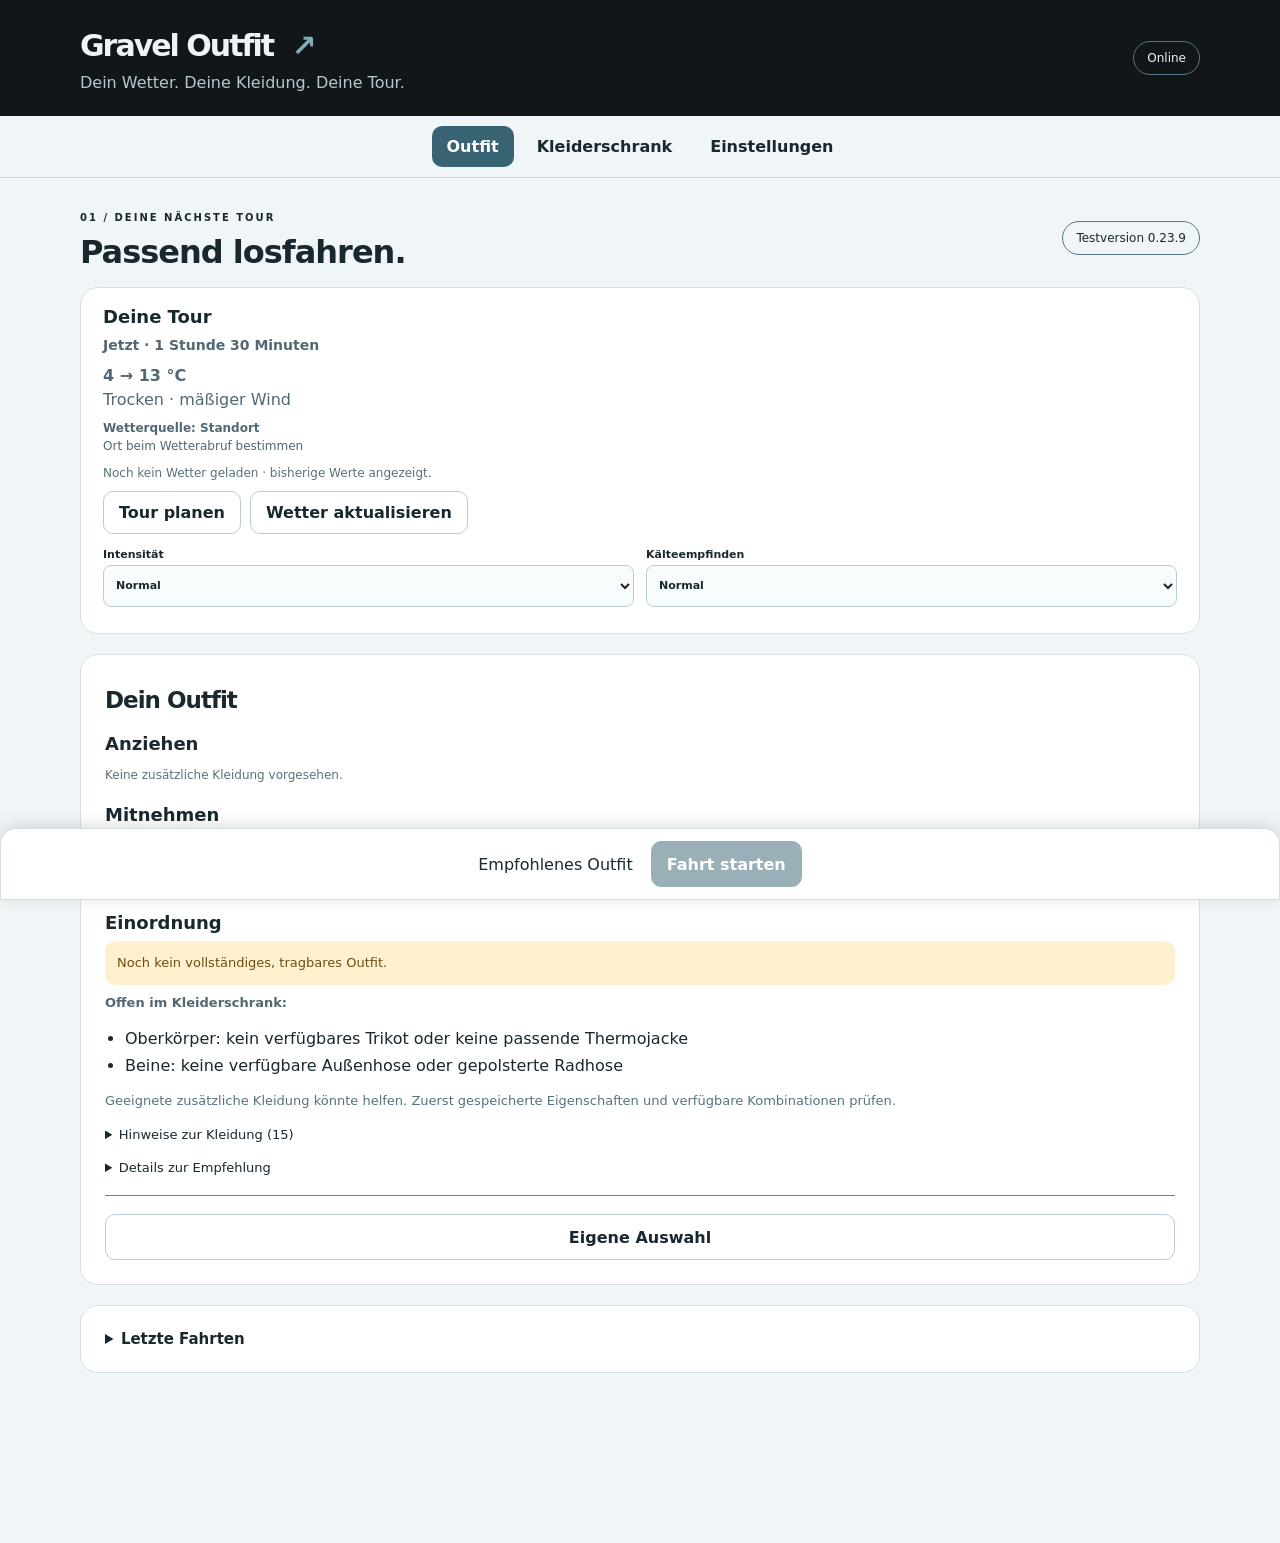
<file: index.html>
<!doctype html>
<html lang="de"><head><meta charset="utf-8"><meta name="viewport" content="width=device-width,initial-scale=1,viewport-fit=cover"><meta name="theme-color" content="#111719"><title>Gravel Outfit</title><link rel="manifest" href="./manifest.webmanifest"><link rel="icon" type="image/png" href="./icon-192.png"><link rel="apple-touch-icon" sizes="180x180" href="./icon-180.png"><link rel="stylesheet" href="./style.css?v=0.23.9"><script defer="" src="./excel-rules.js?v=0.23.9"></script><script defer="" src="./weather.js?v=0.23.9"></script><script defer="" src="./route.js?v=0.23.9"></script><script defer="" src="./planning.js?v=0.23.9"></script><script defer="" src="./personal.js?v=0.23.9"></script><script defer="" src="./history-weather.js?v=0.23.9"></script><script defer="" src="./history-ui.js?v=0.23.9"></script><script defer="" src="./season-learning.js?v=0.23.9"></script><script defer="" src="./tour-rules.js?v=0.23.9"></script><script defer="" src="./core.js?v=0.23.9"></script><script defer="" src="./ui-planning.js?v=0.23.9"></script><script defer="" src="./app.js?v=0.23.9"></script></head>
<body><header><div><span class="eyebrow">READY FOR THE NEXT RIDE</span><h1>Gravel Outfit<span>↗</span></h1><p>Dein Wetter. Deine Kleidung. Deine Tour.</p></div><span id="connection" role="status">Verbindung wird geprüft …</span></header>
<nav aria-label="Hauptnavigation"><button data-tab="outfit" aria-current="page">Outfit</button><button data-tab="wardrobe">Kleiderschrank</button><button data-tab="settings">Einstellungen</button></nav>
<main><p id="message" role="status" aria-live="polite"></p><section id="outfit"><div class="heading"><div><span class="eyebrow">01 / DEINE NÄCHSTE TOUR</span><h2>Passend losfahren.</h2></div><span class="badge">Testversion 0.23.9</span></div><div id="outfit-overview"><div id="tour-summary" class="panel"></div></div><div class="layout outfit-layout"><form id="weather" class="panel" hidden=""><div class="heading"><h3 tabindex="-1" id="planning-title">Tour planen</h3><button type="button" id="planning-back">Zurück</button></div><input type="hidden" id="weather-source" value="device"><section id="laundry-notice" class="note" aria-labelledby="laundry-title" hidden><strong id="laundry-title">Sind diese Teile wieder verfügbar?</strong><p>Die 48 Stunden sind vorbei. Prüfe kurz, was du schon wieder tragen kannst.</p><div id="laundry-items"></div></section><p id="laundry-plan-status" role="status"></p><div class="planning-options" role="group" aria-label="Tourplanung"><button type="button" id="choose-route" aria-pressed="false">GPX-Planung</button><button type="button" id="choose-manual" aria-pressed="false">Manuelles Wetter</button></div><p id="weather-source-info" class="muted"></p><button type="button" id="choose-device" class="text-button" hidden="">Aktueller Standort</button><div id="source-panels"><div id="route-controls" class="route-controls"><label class="file">Komoot-GPX-Datei auswählen<input id="route-file" type="file" accept=".gpx,application/gpx+xml,application/xml,text/xml"></label><details><summary>Hinweis</summary><p>Die GPX-Strecke wird lokal gespeichert. Beim Wetterabruf werden bis zu zwölf gerundete Streckenpunkte an Open-Meteo übertragen. Ein Komoot-Login ist nicht nötig.</p></details><div id="route-info"></div><button type="button" id="route-remove" hidden="">GPX-Strecke entfernen</button></div><details id="manual-weather" hidden=""><summary>Manuelles Wetter</summary><p>Start- und Endtemperatur, Wind und Regen selbst festlegen. Diese Werte ersetzen die automatische Prognose nach dem Übernehmen. Für Wind und Regen die stärksten erwarteten Bedingungen der Tour wählen. Ein zwischenzeitlicher Temperaturverlauf wird dabei nicht automatisch ergänzt.</p><div class="grid temperature-grid tour-temperatures"><label for="weather-startTemp">Außentemperatur Tourstart <output id="weather-startTemp-value" for="weather-startTemp">4 °C</output><input id="weather-startTemp" aria-label="Außentemperatur Tourstart" aria-describedby="weather-startTemp-value" name="startTemp" type="range" min="-10" max="40" step="1" value="4"><span class="range-scale"><span>−10 °C</span><span>+40 °C</span></span></label><label for="weather-endTemp">Außentemperatur Tourende <output id="weather-endTemp-value" for="weather-endTemp">13 °C</output><input id="weather-endTemp" aria-label="Außentemperatur Tourende" aria-describedby="weather-endTemp-value" name="endTemp" type="range" min="-10" max="40" step="1" value="13"><span class="range-scale"><span>−10 °C</span><span>+40 °C</span></span></label></div><label>Wind<select name="wind"><option value="0">Schwach · bis 15 km/h</option><option value="1">Mäßig · 16–30 km/h</option><option value="2">Stark · über 30 km/h</option></select></label><label>Niederschlag<select name="rain"><option value="0">Trocken</option><option value="1">Schauer</option><option value="2">Dauerregen</option></select></label><label><input name="fog" type="checkbox"> Nebel erwartet</label><label>Lichtverhältnisse<select name="light"><option value="auto">Aus Wetterdaten, falls verfügbar</option><option value="day">Tageslicht</option><option value="twilight">Dämmerung</option><option value="night">Dunkelheit</option></select></label><button type="submit" id="manual-apply" class="primary" hidden="">Manuelle Wetterwerte übernehmen</button></details></div><section class="tour-schedule" aria-label="Startzeit und Dauer"><label>Startzeit<select id="forecast-mode"><option value="now">Jetzt</option><option value="planned">Planen</option></select></label><div id="forecast-date-label" hidden=""><label>Datum<input id="forecast-day" type="date"></label><label>Uhrzeit<select id="forecast-time" aria-label="Uhrzeit in 30-Minuten-Schritten"></select></label></div><input id="forecast-date" type="hidden"><label><span id="ride-duration-label">Dauer</span><select id="ride-minutes" required=""></select></label><div id="route-timing"><div id="route-plan" hidden=""><label>Streckenart<select id="route-kind"><option value="single">Durchgehende Tour</option><option value="outback">Hin- und Rückfahrt</option></select></label><details id="route-plan-hint"><summary>Hinweis zur GPX-Strecke</summary><p>Für Hin- und Rückfahrt muss die GPX-Datei die Hinfahrt beschreiben. Die Rückfahrt wird in umgekehrter Richtung berechnet.</p></details><div id="return-plan" hidden=""><label>Fahrtdauer Rückfahrt<select id="return-minutes"></select></label><label id="stay-label">Aufenthalt am Wendepunkt<select id="stay-minutes"></select></label><div id="return-clock" hidden><label>Datum Rückfahrt<input id="return-day" type="date"></label><label>Antritt Rückweg<select id="return-time" aria-label="Rückfahrtzeit in 30-Minuten-Schritten"></select></label></div><details><summary>Hinweis</summary><p>Der Aufenthalt verschiebt die Rückfahrt. Sein Wetter wird ebenfalls berücksichtigt; die tatsächliche Auskühlung während einer Pause wird nicht individuell berechnet.</p></details></div></div></div><div id="plan-preview" role="status" aria-live="polite"></div></section><input name="effort" type="hidden" value="1"><input name="cold" type="hidden" value="1"><input name="duration" type="hidden" value="1"><div id="planning-optional"><details><summary>Optionale Schutzkleidung</summary><p class="muted">Automatisch lässt unnötige Zonen bei Wärme frei. „Keine …“ bleibt auch bei Kälte eine bewusste Auswahl; fehlender Schutz wird dann angezeigt.</p><label>Handschuhe<select name="opt-hands"><option value="auto">Automatisch</option><option value="none">Keine Handschuhe</option></select></label><label>Mütze<select name="opt-cap"><option value="auto">Automatisch</option><option value="none">Keine Mütze</option></select></label><label>Halstuch<select name="opt-buff"><option value="auto">Automatisch</option><option value="none">Kein Halstuch</option></select></label><label>Armlinge<select name="opt-arms"><option value="auto">Automatisch</option><option value="none">Keine Armlinge</option></select></label><label>Überschuhe<select name="opt-covers"><option value="auto">Automatisch</option><option value="none">Keine Überschuhe</option></select></label></details></div><details class="planning-details"><summary>Wetterdetails und Datenschutz</summary><p id="weather-privacy"></p><p id="forecast-location" role="status"></p><p id="forecast-timezone" class="muted"></p><div id="forecast-source"></div></details><button type="button" id="weather-auto" hidden="">Wetter laden</button><p id="forecast-status" role="status" aria-live="polite"></p><button type="button" id="planning-save" class="primary">Speichern</button></form><div id="outfit-results"><div id="recommendation" class="panel"></div><div id="ride" class="panel"></div></div></div><details id="ride-history" class="panel"><summary>Letzte Fahrten</summary><div id="rides"></div></details><div id="tour-bar" class="panel" aria-label="Toursteuerung"></div></section>
<section id="wardrobe" hidden=""><div class="heading"><div><span class="eyebrow">02 / DEINE AUSRÜSTUNG</span><h2>Bereit, wenn du es bist.</h2></div><button id="new" class="primary">+ Kleidungsstück</button></div><div class="toolbar"><label>Suche<input id="search" type="search" placeholder="Modell oder Art"></label><label>Ansicht<select id="filter"><option value="active">Aktiver Bestand</option><option value="available">Verfügbar</option><option value="laundry">In Wäsche</option><option value="unavailable">Nicht verfügbar</option><option value="archived">Archiv</option><option value="all">Alle</option></select></label></div><details class="panel"><summary>Meine Körpermaße</summary><form id="measurements"><div class="grid" id="measurement-fields"></div><button class="primary">Körpermaße speichern</button><p id="measurement-status" role="status"></p></form></details><label>Sortierung<select id="wardrobe-sort"><option value="zone">Körperzone und Schicht</option><option value="season">Saison</option></select></label><p id="count"></p><div id="items" class="wardrobe-list"></div></section>
<section id="settings" hidden=""><span class="eyebrow">03 / ALLES AUF DEINEM GERÄT</span><h2>Deine Daten bleiben bei dir.</h2><div class="panel"><h3>JSON-Datensicherung</h3><p>Bestand, Pflegehistorie, Wetter, Fahrten und gegebenenfalls die gespeicherte GPX-Strecke als Datei sichern. Ein Import ersetzt alle aktuellen Daten nach Bestätigung.</p><div class="actions"><button id="export" class="primary">Sicherung exportieren</button><label class="file">Sicherung importieren<input id="import" type="file" accept=".json,application/json"></label></div></div><div class="panel"><h3>Darstellung</h3><label>Farbmodus<select id="appearance"><option value="auto">Wie das Gerät</option><option value="light">Hell</option><option value="dark">Dunkel</option></select></label><h3>Offline &amp; Installation</h3><p id="offline">Offline-Speicher wird vorbereitet …</p><p>Einmal online vollständig öffnen. Danach funktioniert die App ohne Internet. Auf dem iPhone: Teilen → Zum Home-Bildschirm. In unterstützten Browsern: App installieren.</p><button id="install" hidden="">App installieren</button><button id="persist">Dauerhafte Speicherung anfragen</button><p id="storage"></p><p>Zur Anzeige des Ortsnamens werden beim Standortwetter gerundete Koordinaten an BigDataCloud gesendet. Keine Cloud-Synchronisierung. Browserdaten können gelöscht werden: regelmäßig eine Sicherung exportieren.</p></div><div class="panel"><h3>Richtwerte und Erfahrungen</h3><p>Grundlage: Radbekleidung_KI_2.xlsx, Stand 31.10.2026. Bestehende Kleidung und Erfahrungen bleiben erhalten. Aus Kategorien werden keine neuen Kleidungsstücke erzeugt.</p><label><input id="learning-enabled" type="checkbox"> Empfehlungen je Körperzone anhand neuer Fahrtrückmeldungen behutsam anpassen</label><p>Die Tabelle gibt die Grundkombination vor. Deine geänderten Temperaturbereiche und Erfahrungen passen sie an.</p><details><summary>Trainingsintensität</summary><p>Normal verwendet die neuen Richtwerte. Locker wird etwas wärmer, sportlich etwas leichter geplant. Deine Intensität bleibt bei den Fahrtrückmeldungen berücksichtigt. Die frühere Excel-Intensitätstabelle wird nicht mehr verwendet.</p></details><details><summary>Farben und Schutzschicht</summary><p>Grüne Kategorien sind laut neuer Tabelle vorhanden, rote Zielteile fehlen noch. Gelb kennzeichnet vorgesehene Ersatzkombinationen. Die Empfehlung verwendet ausschließlich deinen aktiven, verfügbaren Bestand. Nässeschutz gilt bei Regen in allen Temperaturstufen und kann über dem Toplayer getragen werden; Windschutz ersetzt keine Wärmeisolierung. Genau 0 °C verwendet die kältere der überlappenden Stufen.</p></details></div><div class="panel"><h3>Über diese Version</h3><p>Gravel Outfit 0.23.9 · HTML, CSS, JavaScript und IndexedDB. Empfehlungen bewerten verfügbare Schichtkombinationen. Wärme und Atmungsaktivität sind aus der Kleidungsfunktion abgeleitete Richtwerte. Neue Fahrtrückmeldungen passen bei aktivierter Lernfunktion die persönliche Temperatureinschätzung für jede Körperzone getrennt und schrittweise an. Die neue Tabelle ist die einzige Excel-Regelquelle. Persönliche Bereiche und Erfahrungen bleiben erhalten.</p></div></section></main>
<dialog id="editor"><form id="itemform"><div class="heading"><h2 id="editor-title">Kleidungsstück</h2><button type="button" id="close" aria-label="Schließen">✕</button></div><input name="id" type="hidden"><label>Hersteller<input name="manufacturer" maxlength="120" placeholder="Nicht hinterlegt"></label><label>Modell<input name="model" maxlength="160" required="" placeholder="Modell oder Bezeichnung"></label><label>Größe<select name="size"><option value="">Nicht angegeben</option><optgroup label="Buchstabengrößen"><option>M</option><option>L</option><option>XL</option><option>XXL</option></optgroup><optgroup label="Konfektionsgrößen"><option>44</option><option>46</option><option>48</option><option>50</option><option>52</option><option>54</option><option>56</option><option>58</option><option>60</option><option>62</option><option>64</option></optgroup><optgroup label="Schlanke Langgrößen"><option>90</option><option>94</option><option>98</option><option>102</option><option>106</option><option>110</option><option>114</option><option>118</option></optgroup></select></label><label>Saison<select name="season"><option value="">Automatisch aus deinem Temperaturbereich</option><option>Ganzjährig</option><option>Frühling</option><option>Sommer</option><option>Herbst</option><option>Winter</option></select></label><label>Bekleidungskategorie<select name="layer"></select></label><label>Art<select name="type"></select></label><label id="length-label">Ärmel- / Beinlänge<select name="length"></select></label><p id="length-hint" class="muted"></p><div class="grid temperature-grid"><label for="item-min">Dein Startbereich ab <output id="item-min-value" for="item-min">12 °C</output><input id="item-min" aria-label="Geeignet ab" aria-describedby="item-min-value" name="min" type="range" min="-25" max="50" step="1"><span class="range-scale"><span>−25 °C</span><span>50 °C</span></span></label><label for="item-max">Dein Startbereich bis <output id="item-max-value" for="item-max">35 °C</output><input id="item-max" aria-label="Geeignet bis" aria-describedby="item-max-value" name="max" type="range" min="-25" max="50" step="1"><span class="range-scale"><span>−25 °C</span><span>50 °C</span></span></label></div><div class="actions"><label><input name="wind" type="checkbox"> Winddicht</label><label><input name="rain" type="checkbox"> Wasserdicht</label><label><input name="waterRepellent" type="checkbox"> Wasserabweisend</label></div><p class="muted">Wasserabweisend schützt begrenzt vor Schauern. Wasserdicht ist eine eigene Eigenschaft für anhaltenden Regen.</p><div id="item-learning-range" class="note"></div><label id="visibility-label"><input name="visibilityPriority" type="checkbox"> Gute Sichtbarkeit bei Dämmerung, Dunkelheit und Nebel</label><label>Verfügbarkeit<select name="status"><option value="available">Verfügbar</option><option value="laundry">In Wäsche</option><option value="unavailable">Nicht verfügbar</option></select></label><p class="muted">Gespeicherte Temperatur-Zwischenwerte bleiben beim Bearbeiten anderer Angaben unverändert.</p><label>Notizen<textarea name="notes" maxlength="2000"></textarea></label><button class="primary">Speichern</button></form></dialog><dialog id="properties"><div class="heading"><h2 id="properties-title">Eigenschaften</h2><button id="properties-close" aria-label="Eigenschaften schließen">✕</button></div><div id="properties-content"></div><button id="properties-edit">Im Kleiderschrank bearbeiten</button></dialog><noscript>Bitte JavaScript aktivieren, um Gravel Outfit zu verwenden.</noscript></body></html>
</file>
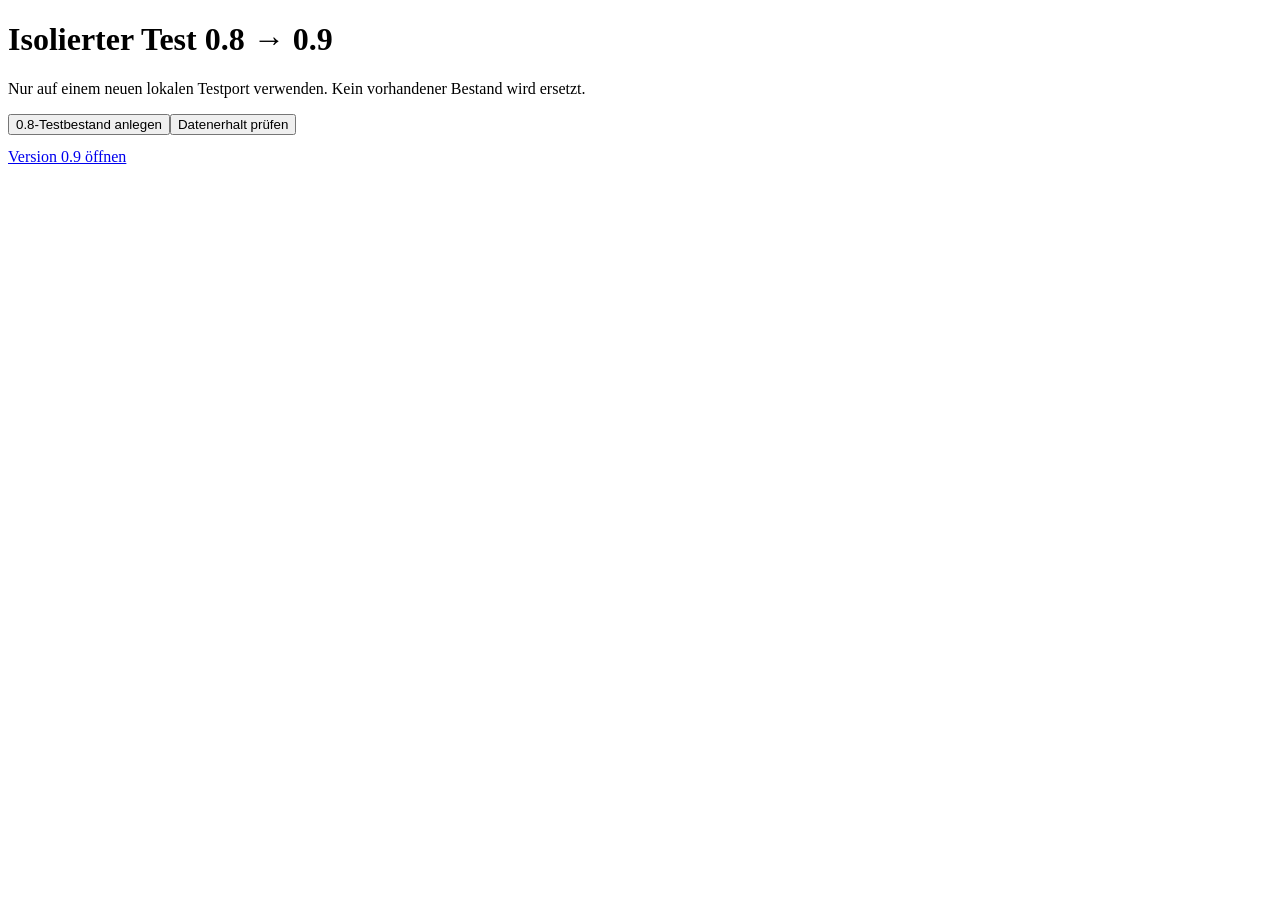
<file: tests/migration-fixture.html>
<!doctype html><html lang="de"><meta charset="utf-8"><title>Gravel Outfit Migrationstest</title><h1>Isolierter Test 0.8 → 0.9</h1><p>Nur auf einem neuen lokalen Testport verwenden. Kein vorhandener Bestand wird ersetzt.</p><button id="seed">0.8-Testbestand anlegen</button><button id="verify">Datenerhalt prüfen</button><pre id="result"></pre><a href="../">Version 0.9 öffnen</a><script>const old={"schemaVersion":6,"weather":{"min":11,"max":13,"wind":1,"rain":0,"effort":1,"duration":1,"cold":1,"legacyNote":"Einstellung erhalten","startTemp":11.5,"endTemp":-12.5},"items":[{"id":"1f956956-fcfa-493e-a13f-f9cfc8e6ffe0","name":"Trikot","type":"jersey","min":12,"max":35,"wind":false,"rain":false,"waterRepellent":false,"length":"short","status":"available","archived":false,"notes":"Bestehende Notiz","care":[{"at":"2026-10-29T00:00:00.000Z","action":"Gewaschen"}]},{"id":"2df537f5-c9c8-4ae0-80af-6562e91a2daf","name":"Armlinge","type":"arms","min":6,"max":20,"wind":false,"rain":false,"waterRepellent":false,"length":"unspecified","status":"available","archived":false,"notes":"","care":[]},{"id":"d373f517-18b2-4483-b014-da3e62bc961f","name":"Windweste","type":"vest","min":4,"max":22,"wind":true,"rain":false,"waterRepellent":false,"length":"sleeveless","status":"available","archived":false,"notes":"","care":[]},{"id":"7948a0b7-5acc-47ac-948d-1f5ab8d25c46","name":"Dünnes Baselayer","type":"base","min":0,"max":24,"wind":false,"rain":false,"waterRepellent":false,"length":"sleeveless","status":"available","archived":false,"notes":"","care":[]},{"id":"a03502b3-944b-403d-a5b2-fabd181bfd2e","name":"Helmmütze","type":"cap","min":-20,"max":12,"wind":true,"rain":false,"waterRepellent":false,"length":"unspecified","status":"available","archived":false,"notes":"","care":[]},{"id":"79c31080-4da5-4b62-a704-04f498bca16d","name":"Überschuhe","type":"covers","min":-20,"max":12,"wind":true,"rain":false,"waterRepellent":false,"length":"unspecified","status":"available","archived":false,"notes":"","care":[]},{"id":"8baed1ee-55e4-4296-9255-b79f61c7f2b6","name":"Ziener Winterhandschuhe","type":"wintergloves","min":-20,"max":10,"wind":false,"rain":false,"waterRepellent":false,"length":"unspecified","status":"available","archived":false,"notes":"","care":[]},{"id":"fb96912a-fb74-442e-ba7f-1eed4ac5fef9","name":"Thermo-Baselayer","type":"winterbase","min":-20,"max":10,"wind":false,"rain":false,"waterRepellent":false,"length":"long","status":"available","archived":false,"notes":"","care":[]},{"id":"cf9adedf-d899-4f8c-a244-29170ec63599","name":"Thermotrikot","type":"longjersey","min":3,"max":16,"wind":false,"rain":false,"waterRepellent":false,"length":"long","status":"available","archived":false,"notes":"","care":[]},{"id":"66ddd128-cdf0-4197-9a96-c8f4d94c8f33","name":"Thermo-Radhose mit Polster","type":"thermolegs","min":-20,"max":10,"wind":false,"rain":false,"waterRepellent":false,"length":"long","status":"available","archived":false,"notes":"","care":[]},{"id":"442d6536-a172-40d5-977b-999e562ef04d","name":"Thermojacke","type":"winterjacket","min":-20,"max":11,"wind":true,"rain":false,"waterRepellent":false,"length":"long","status":"available","archived":false,"notes":"","care":[]},{"id":"d7000e66-5ebc-4d77-b2ba-1274e58c0f8d","name":"GOREWEAR Lupra","type":"lupra","min":-5,"max":22,"wind":true,"rain":true,"waterRepellent":false,"length":"long","status":"available","archived":false,"notes":"","care":[]},{"id":"d557bffc-bc1e-4bf5-bb80-28161046976b","name":"Regenhose","type":"luprapants","min":-5,"max":20,"wind":true,"rain":true,"waterRepellent":false,"length":"long","status":"available","archived":false,"notes":"","care":[]},{"id":"f5c693d5-35ef-44c9-985c-996b523df2d8","name":"Polster-Unterziehhose","type":"c3","min":-5,"max":40,"wind":false,"rain":false,"waterRepellent":false,"length":"short","status":"available","archived":false,"notes":"","care":[]},{"id":"ad1203af-db2f-4b8e-b5fa-4d58ccdef3d1","name":"RevolutionRace Lang","type":"rr","min":0,"max":22,"wind":false,"rain":false,"waterRepellent":false,"length":"long","status":"available","archived":false,"notes":"","care":[]},{"id":"f5ee6ef0-31bd-4592-a873-81dfb8fceeb5","name":"Handschuhe","type":"gloves","min":8,"max":35,"wind":false,"rain":false,"waterRepellent":false,"length":"unspecified","status":"available","archived":false,"notes":"","care":[]},{"id":"0d10076a-cbe1-4f8e-9b4a-a3ea1701671e","name":"Halstuch","type":"buff","min":-20,"max":18,"wind":false,"rain":false,"waterRepellent":false,"length":"unspecified","status":"available","archived":false,"notes":"","care":[]},{"id":"61b859fa-0892-4485-b0ba-dbed79874cda","name":"Leichte Außenhose","type":"shorts","min":15,"max":40,"wind":false,"rain":false,"waterRepellent":false,"length":"short","status":"available","archived":false,"notes":"","care":[]},{"id":"5c31f399-b39e-4426-8f35-f46ee712710d","name":"Warme Socken","type":"socks","min":-20,"max":12,"wind":false,"rain":false,"waterRepellent":false,"length":"unspecified","status":"available","archived":false,"notes":"","care":[]},{"id":"622b7041-80c6-4637-9f63-5fe469f491ff","name":"RevolutionRace Kurz","type":"rr","min":0,"max":22,"wind":false,"rain":false,"waterRepellent":false,"length":"short","status":"available","archived":false,"notes":"","care":[]},{"id":"b405135c-55e3-49f4-84ca-1c2531aa4ff5","name":"Vorübergehend nicht verfügbar","type":"winterjacket","min":-20,"max":11,"wind":true,"rain":false,"waterRepellent":false,"length":"long","status":"unavailable","archived":false,"notes":"","care":[]}],"rides":[{"id":"history","startedAt":"2026-10-29T00:00:00.000Z","endedAt":"2026-10-29T01:00:00.000Z","weather":{"min":7,"max":11,"wind":1,"rain":0,"effort":1,"duration":1,"cold":1},"items":[{"id":"1f956956-fcfa-493e-a13f-f9cfc8e6ffe0","name":"Historischer Name","type":"jersey"}],"feedback":"right","note":"Historische Fahrt bleibt unverändert"}],"activeRide":null,"plan":{"mode":"recommended","selectedIds":["1f956956-fcfa-493e-a13f-f9cfc8e6ffe0"],"manualInitialized":true},"optional":{"hands":"auto","cap":"auto","buff":"auto","arms":"auto","covers":"auto"}};
const req=r=>new Promise((ok,no)=>{r.onsuccess=()=>ok(r.result);r.onerror=()=>no(r.error);});const log=s=>document.querySelector('#result').textContent=s;
document.querySelector('#seed').onclick=async()=>{try{const r=indexedDB.open('gravel-outfit',5);r.onupgradeneeded=()=>{r.result.createObjectStore('state');r.result.createObjectStore('migrationBackups');r.result.createObjectStore('settings',{keyPath:'id'});};const d=await req(r);if(await req(d.transaction('state').objectStore('state').get('current')))throw Error('Vorhandene Daten – nichts überschrieben.');const t=d.transaction(['state','settings'],'readwrite');t.objectStore('state').put(old,'current');t.objectStore('settings').put({id:'legacy',value:'Unverändert'});await new Promise((ok,no)=>{t.oncomplete=ok;t.onerror=no;});d.close();log('BEREIT: Alter Bestand, Einstellungen, Pflege, manuelle Auswahl und historische Fahrt.');}catch(e){log(e.message);}};
document.querySelector('#verify').onclick=async()=>{try{const d=await req(indexedDB.open('gravel-outfit'));if(d.version!==6)throw Error('Falsche Datenbankversion');const t=d.transaction(['state','migrationBackups','settings']);const [s,b,l]=await Promise.all([req(t.objectStore('state').get('current')),req(t.objectStore('migrationBackups').get('before-0.9')),req(t.objectStore('settings').get('legacy'))]);if(JSON.stringify(b)!==JSON.stringify(old))throw Error('Originalkopie verändert');for(const key of ['rides','activeRide'])if(JSON.stringify(s[key])!==JSON.stringify(old[key]))throw Error('Daten verändert: '+key);for(let n=0;n<old.items.length;n++)for(const [k,v] of Object.entries(old.items[n]))if(JSON.stringify(s.items[n][k])!==JSON.stringify(v))throw Error('Kleidungsfeld verändert: '+k);if(s.items.length!==old.items.length)throw Error('Bestand verändert');for(const [k,v] of Object.entries(old.plan))if(JSON.stringify(s.plan[k])!==JSON.stringify(v))throw Error('Plan verändert');for(const [k,v] of Object.entries(old.weather))if(s.weather[k]!==v)throw Error('Einstellung verändert: '+k);if(s.weather.startTemp!==11.5||s.weather.endTemp!==-12.5||s.schemaVersion!==7||l.value!=='Unverändert')throw Error('Migration nicht korrekt');d.close();log('BESTANDEN: Alle vorhandenen Daten und Einstellungen exakt erhalten. Neue Metadatenfelder und unveränderte Migrationskopie vorhanden.');}catch(e){log('FEHLER: '+e.message);}};
</script></html>
</file>
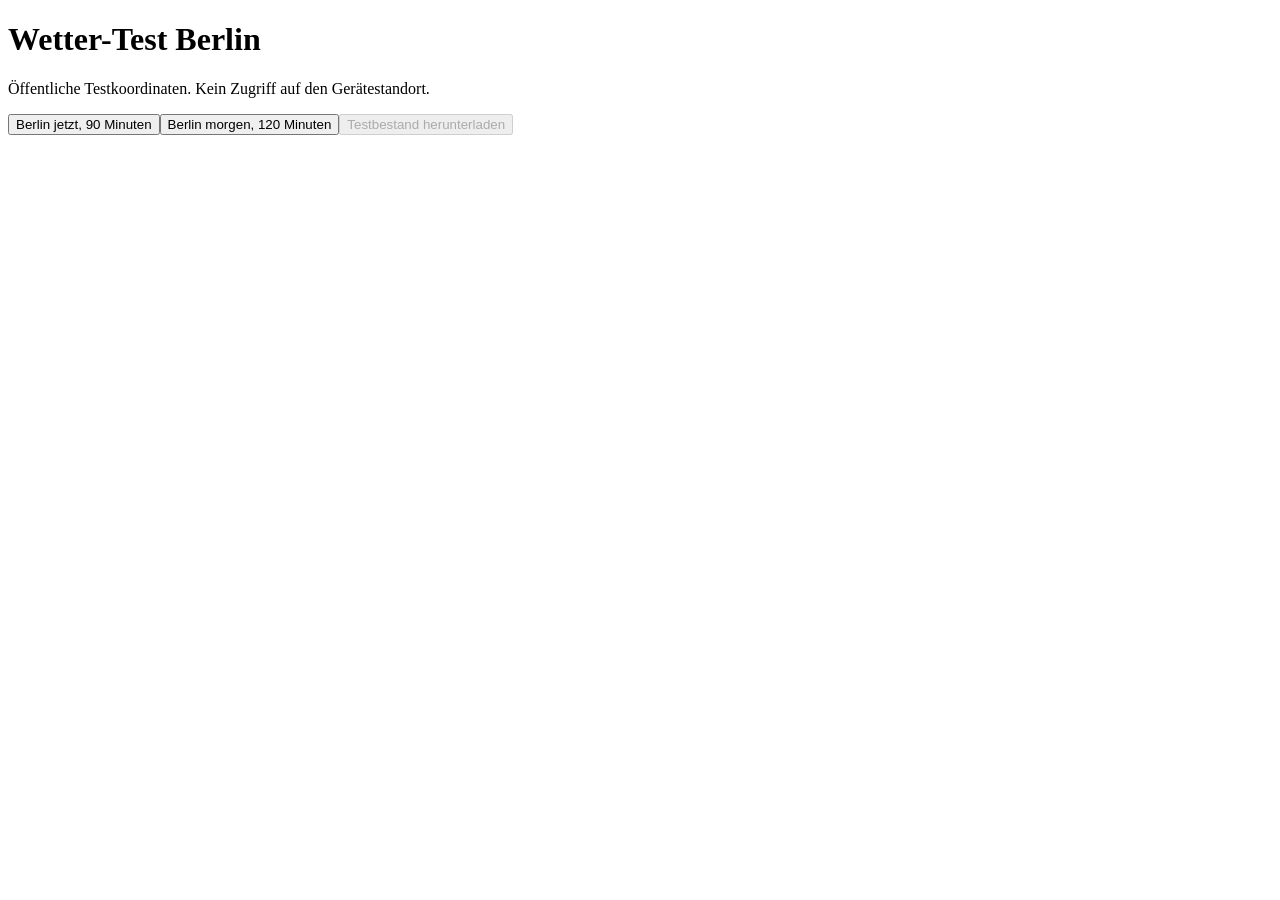
<file: tests/weather-browser.html>
<!doctype html><html lang="de"><meta charset="utf-8"><meta name="viewport" content="width=device-width,initial-scale=1"><title>Wetter-Test</title><script src="../excel-rules.js"></script><script src="../weather.js"></script><script src="../core.js"></script><h1>Wetter-Test Berlin</h1><p>Öffentliche Testkoordinaten. Kein Zugriff auf den Gerätestandort.</p><button id="now">Berlin jetzt, 90 Minuten</button><button id="plan">Berlin morgen, 120 Minuten</button><button id="save" disabled>Testbestand herunterladen</button><pre id="result"></pre><script>let f;async function run(mode){document.querySelector('#result').textContent='Abruf läuft';try{f=await GravelWeather.request({geo:{getCurrentPosition(ok){ok({coords:{latitude:52.52,longitude:13.405}})}},mode,startLocal:GravelWeather.localInput(Date.now()+86400000),minutes:mode==='now'?90:120,signal:AbortSignal.timeout(25000)});document.querySelector('#result').textContent=JSON.stringify(f,null,2);document.querySelector('#save').disabled=false}catch(e){document.querySelector('#result').textContent=e.message}}document.querySelector('#now').onclick=()=>run('now');document.querySelector('#plan').onclick=()=>run('planned');document.querySelector('#save').onclick=()=>{const s=Gravel.seed();Gravel.importExcelItems(s);s.weather=GravelWeather.apply(s.weather,f);s.weather.planning={mode:f.mode,startAt:f.startAt};Gravel.validate(s);const a=document.createElement('a');a.href=URL.createObjectURL(new Blob([JSON.stringify(s)],{type:'application/json'}));a.download='Gravel-Wetter-Berlin-Test.json';a.click()};</script></html>
</file>
<file: style.css>
@charset "UTF-8";:root{font-family:system-ui,-apple-system,sans-serif;color:#19282e;background:#f0f5f7;font-synthesis:none}*{box-sizing:border-box}body{margin:0}header{background:#111719;color:#fff;padding:36px max(22px,calc((100% - 1120px)/2));display:flex;justify-content:space-between;gap:20px;align-items:center}h1{font-size:clamp(28px,5vw,44px);letter-spacing:-2px;margin:8px 0}h1 span{color:#82adbb;margin-left:18px}p{line-height:1.55;color:#526772}header p{color:#b3c7ce;margin:0}.eyebrow{font-size:10px;font-weight:800;letter-spacing:2px}.badge,#connection{font-size:12px;border:1px solid #577783;border-radius:30px;padding:9px 13px}nav{position:sticky;top:0;z-index:2;background:#f0f5f7f5;border-bottom:1px solid #cbd9df;display:flex;justify-content:center;gap:8px;padding:10px}button,.file{cursor:pointer;font:inherit;border:1px solid #b9ccd4;background:#fff;color:#19282e;border-radius:10px;padding:11px 15px;font-weight:650}button:hover,.file:hover{filter:brightness(.95)}button:disabled{opacity:.5;cursor:not-allowed}button.primary,nav [aria-current]{background:#376372;color:#fff;border-color:#376372}nav button{border:0;background:transparent}.primary{background:#376372}main{max-width:1164px;margin:auto;padding:28px 22px 70px}h2{font-size:clamp(24px,4vw,32px);letter-spacing:-1px;margin:8px 0 24px}h3{font-size:18px;margin:0 0 14px}.heading{display:flex;justify-content:space-between;gap:16px;align-items:center;margin-bottom:16px}.heading h2{margin-bottom:0}.panel,.card{background:#fff;border:1px solid #d5e0e5;border-radius:18px;padding:24px;margin-bottom:20px}.layout{display:grid;grid-template-columns:minmax(280px,.85fr) minmax(320px,1.3fr);gap:22px}.grid{display:grid;grid-template-columns:1fr 1fr;gap:14px}label{display:block;font-size:13px;font-weight:650;margin:0 0 15px}input:not([type=checkbox],[type=hidden]),select,textarea{display:block;width:100%;font:inherit;color:inherit;background:#f9fcfd;border:1px solid #b8ccd5;border-radius:8px;padding:12px;margin-top:7px}input[type=checkbox]{accent-color:#376372}textarea{min-height:70px}button:focus-visible,input:focus-visible,select:focus-visible,textarea:focus-visible{outline:3px solid #528b9e;outline-offset:3px}.actions{display:flex;flex-wrap:wrap;gap:9px;align-items:center}.actions label{margin:0}.cards{display:grid;grid-template-columns:repeat(auto-fit,minmax(290px,1fr));gap:18px}.card{margin:0}.card h3{margin-top:10px}.chip{display:inline-block;font-size:11px;border-radius:20px;padding:5px 9px;background:#e1edf2}.warning{background:#fff0cf;color:#704a13;padding:12px;border-radius:10px}.muted,small{font-size:12px;color:#58717c}.line{padding:13px 0;border-bottom:1px solid #e3e8df;display:flex;justify-content:space-between;gap:15px}.line p{margin:4px 0;font-size:12px}.toolbar{display:flex;gap:16px}.toolbar label{flex:1}.file{display:inline-block;font-size:14px}.file input{max-width:220px}dialog{border:1px solid #a6c1cb;border-radius:20px;max-width:550px;width:calc(100% - 30px);max-height:90vh;padding:25px}dialog::backdrop{background:#0c151bb0}#message:empty{display:none}#message{background:#dbeaf0;padding:12px;border-radius:9px}details{margin-top:16px}summary{cursor:pointer;font-size:13px}ul{padding-left:20px}li{margin:8px 0}[hidden]{display:none!important}@media(max-width:700px){header{padding:25px 20px;align-items:start;flex-direction:column;gap:14px}.layout{grid-template-columns:1fr}main{padding:23px 14px 50px}.panel,.card{padding:19px}.heading{flex-wrap:wrap}nav{gap:0}nav button{padding:12px 10px;font-size:14px}.toolbar{flex-direction:column;gap:0}.grid{gap:10px}}
.mode-switch{display:flex;gap:8px;margin:20px 0}.mode-switch button{flex:1}.mode-switch [aria-pressed=true]{background:#376372;color:white}.manual-list{border:1px solid #cbd9df;border-radius:12px;padding:12px;max-height:360px;overflow:auto}.manual-list legend{font-size:12px;padding:0 5px}.manual-choice{display:flex;gap:12px;align-items:center;padding:10px 0;margin:0;border-bottom:1px solid #dbe5ea}.manual-choice input{width:20px;height:20px;flex-shrink:0}.manual-choice small{display:block;line-height:1.5}.selection-summary{background:#e1edf2;padding:12px;border-radius:8px}.table-scroll{overflow:auto}table{border-collapse:collapse;font-size:12px;width:100%;margin:12px 0}th,td{text-align:left;padding:9px;border-bottom:1px solid #cbd9df;min-width:85px}h4{margin:18px 0 6px;font-size:14px}

.temperature-grid label{line-height:1.6}.temperature-grid output{display:block;font-size:22px;line-height:1.4;font-weight:750;font-variant-numeric:tabular-nums;color:#376372}.temperature-grid input[type=range]{appearance:auto;-webkit-appearance:auto;border:0;background:transparent;accent-color:#376c7d;width:100%;height:42px;padding:0;margin:5px 0;cursor:pointer;touch-action:pan-y}.range-scale{display:flex;justify-content:space-between;font-size:10px;font-weight:400;color:#58717c}.range-scale span{white-space:nowrap}
/* Keep wide assessment tables inside their own scroll area on narrow screens. */
.layout>*,.panel{min-width:0}.table-scroll{max-width:100%}.manual-choice span,.line>div{min-width:0;overflow-wrap:anywhere}.card{overflow-wrap:anywhere}

.tour-temperatures{grid-template-columns:1fr;gap:4px}.action-chip{display:flex;align-items:center;justify-content:center;text-align:center;min-width:100px;min-height:44px;padding:9px 14px;border-radius:10px;font-size:13px;font-weight:750;flex-shrink:0}.action-wear{background:#ccebd5;color:#123f27;border:1px solid #83b997}.action-pack{background:#ffecac;color:#533d00;border:1px solid #d8b43e}.garment-link{text-align:left;background:transparent;border:0;padding:6px 0;font-weight:750;text-decoration:underline;text-underline-offset:3px}.excel-status{border-left:5px solid;padding:12px;border-radius:6px}.excel-status small{display:block;margin-top:6px}.excel-green{background:#e9f5e7;border-color:#4c7d40;color:#244722}.excel-yellow{background:#fff8db;border-color:#94720b;color:#5b4708}.excel-red,.excel-missing{background:#ffeded;border-color:#a72c2c;color:#771e1e}dl{display:grid;grid-template-columns:minmax(110px,.9fr) 1.1fr;gap:10px}dt{font-weight:700}dd{margin:0;overflow-wrap:anywhere}.note{padding:12px;background:#edf1df;border-radius:8px}#zipoff-label{line-height:1.6}.line{align-items:center}
@media(prefers-color-scheme:dark){:root:not([data-theme="light"]){color:#edf4f7;background:#101619;color-scheme:dark}html:not([data-theme="light"]) p,html:not([data-theme="light"]) small,html:not([data-theme="light"]) .muted,html:not([data-theme="light"]) .range-scale{color:#b9cbd2}html:not([data-theme="light"]) nav{background:#151e23f5;border-color:#3a515c}html:not([data-theme="light"]) .panel,html:not([data-theme="light"]) .card,html:not([data-theme="light"]) dialog{background:#1b282f;border-color:#425d6a}html:not([data-theme="light"]) input:not([type=checkbox],html:not([data-theme="light"]) [type=hidden]),html:not([data-theme="light"]) select,html:not([data-theme="light"]) textarea{background:#121e24;color:#edf4f7;border-color:#63818e}html:not([data-theme="light"]) button,html:not([data-theme="light"]) .file{background:#263b45;color:#e6f1f5;border-color:#63818e}html:not([data-theme="light"]) button.primary,html:not([data-theme="light"]) nav [aria-current],html:not([data-theme="light"]) .mode-switch [aria-pressed=true]{background:#82adbb;color:#10191e}html:not([data-theme="light"]) .temperature-grid output{color:#a3cbd9}html:not([data-theme="light"]) .action-wear{background:#244b34;color:#dcffe7;border-color:#70b98b}html:not([data-theme="light"]) .action-pack{background:#514319;color:#fff2bd;border-color:#d5b756}html:not([data-theme="light"]) .excel-green{background:#203b24;color:#d7f5cf;border-color:#9bcc82}html:not([data-theme="light"]) .excel-yellow{background:#443b19;color:#fff0b2;border-color:#d2b74b}html:not([data-theme="light"]) .excel-red,html:not([data-theme="light"]) .excel-missing{background:#492626;color:#ffd8d8;border-color:#e58383}html:not([data-theme="light"]) .selection-summary,html:not([data-theme="light"]) #message,html:not([data-theme="light"]) .note{background:#29414c;color:#e7f4f9}html:not([data-theme="light"]) .warning{background:#493a1e;color:#ffe3a9}html:not([data-theme="light"]) .line,html:not([data-theme="light"]) th,html:not([data-theme="light"]) td,html:not([data-theme="light"]) .manual-choice{border-color:#3a535f}html:not([data-theme="light"]) .chip{background:#304b58;color:#e6f1f5}html:not([data-theme="light"]) .garment-link{background:transparent;color:#e6f1f5}html:not([data-theme="light"]) .eyebrow{color:inherit}}
:root[data-theme="dark"]{color:#edf4f7;background:#101619;color-scheme:dark}html[data-theme="dark"] p,html[data-theme="dark"] small,html[data-theme="dark"] .muted,html[data-theme="dark"] .range-scale{color:#b9cbd2}html[data-theme="dark"] nav{background:#151e23f5;border-color:#3a515c}html[data-theme="dark"] .panel,html[data-theme="dark"] .card,html[data-theme="dark"] dialog{background:#1b282f;border-color:#425d6a}html[data-theme="dark"] input:not([type=checkbox],html[data-theme="dark"] [type=hidden]),html[data-theme="dark"] select,html[data-theme="dark"] textarea{background:#121e24;color:#edf4f7;border-color:#63818e}html[data-theme="dark"] button,html[data-theme="dark"] .file{background:#263b45;color:#e6f1f5;border-color:#63818e}html[data-theme="dark"] button.primary,html[data-theme="dark"] nav [aria-current],html[data-theme="dark"] .mode-switch [aria-pressed=true]{background:#82adbb;color:#10191e}html[data-theme="dark"] .temperature-grid output{color:#a3cbd9}html[data-theme="dark"] .action-wear{background:#244b34;color:#dcffe7;border-color:#70b98b}html[data-theme="dark"] .action-pack{background:#514319;color:#fff2bd;border-color:#d5b756}html[data-theme="dark"] .excel-green{background:#203b24;color:#d7f5cf;border-color:#9bcc82}html[data-theme="dark"] .excel-yellow{background:#443b19;color:#fff0b2;border-color:#d2b74b}html[data-theme="dark"] .excel-red,html[data-theme="dark"] .excel-missing{background:#492626;color:#ffd8d8;border-color:#e58383}html[data-theme="dark"] .selection-summary,html[data-theme="dark"] #message,html[data-theme="dark"] .note{background:#29414c;color:#e7f4f9}html[data-theme="dark"] .warning{background:#493a1e;color:#ffe3a9}html[data-theme="dark"] .line,html[data-theme="dark"] th,html[data-theme="dark"] td,html[data-theme="dark"] .manual-choice{border-color:#3a535f}html[data-theme="dark"] .chip{background:#304b58;color:#e6f1f5}html[data-theme="dark"] .garment-link{background:transparent;color:#e6f1f5}html[data-theme="dark"] .eyebrow{color:inherit}
@media(max-width:440px){.action-chip{min-width:88px;padding:9px 8px}.line{gap:10px}dl{grid-template-columns:1fr}dd{margin-bottom:8px}}

.variant-picker{padding:8px 0;font-size:12px}.variant-picker select{max-width:220px}input[type=range]{-webkit-tap-highlight-color:transparent}

/* Independent post-ride zone ratings. */
#zone-feedback[hidden]{display:none}#zone-feedback{margin:1rem 0;padding:1rem;border:1px solid var(--border,#66828e);border-radius:14px}.zone-feedback-row{display:grid;grid-template-columns:minmax(0,1fr) minmax(0,1fr);gap:.75rem;align-items:center;margin:.6rem 0}.zone-feedback-row>label{min-width:0;margin:0}.zone-feedback-row>label:first-child{display:flex;align-items:center;gap:.5rem;min-height:44px}.zone-feedback-row input{flex:none}.zone-feedback-row select{min-height:44px;width:100%;min-width:0}.zone-feedback-history li{margin:.4rem 0}.sr-only{position:absolute;width:1px;height:1px;padding:0;margin:-1px;overflow:hidden;clip:rect(0,0,0,0);white-space:nowrap;border:0}

.forecast-controls{border:1px solid var(--border,#66828e);padding:1rem;border-radius:14px;margin:1rem 0}.forecast-controls[hidden],#forecast-date-label[hidden]{display:none}.forecast-summary{margin-top:1rem}.forecast-summary small{display:block;line-height:1.6}#forecast-date,#ride-minutes{min-height:44px;min-width:0;max-width:100%}#forecast-status:empty{display:none}

@media(max-width:600px){.forecast-controls .grid{grid-template-columns:minmax(0,1fr)}}#forecast-date{width:100%}

.route-controls{border-bottom:1px solid var(--border,#66828e);padding-bottom:1rem;margin-bottom:1rem}#route-plan[hidden],#return-plan[hidden],#route-remove[hidden]{display:none}#plan-preview{margin:1rem 0}#plan-preview p{line-height:1.7}#route-file{max-width:100%}

/* Compact outfit home and dedicated planning view */
.outfit-layout{display:block}#tour-summary{padding:18px 22px}#tour-summary p{margin:8px 0}#tour-summary details{margin-top:12px}#tour-bar{position:fixed;bottom:0;left:0;right:0;z-index:5;margin:0;border-radius:16px 16px 0 0;display:flex;align-items:center;justify-content:center;gap:18px;padding:12px 18px calc(12px + env(safe-area-inset-bottom));box-shadow:0 -3px 18px #0002}#tour-bar button{min-height:46px}main{padding-bottom:150px}#ride{scroll-margin-top:80px}#weather{max-width:740px;margin-inline:auto}#manual-weather{margin:20px 0}#planning-title{margin:0}#tour-summary details p{font-size:13px}#ride-history>summary{font-weight:650;font-size:15px}body:has(#wardrobe:not([hidden])) #tour-bar,body:has(#settings:not([hidden])) #tour-bar{display:none}header{padding-block:20px}header h1{font-size:30px}header .eyebrow{display:none}@media(max-width:700px){header{padding:14px 18px;flex-direction:row;align-items:center}header h1{font-size:25px;margin:0}header p{display:none}header h1 span{margin-left:8px}#connection{font-size:10px;padding:7px}main{padding-bottom:150px}#tour-summary{padding:17px}#tour-bar{justify-content:space-between;gap:8px}#tour-bar span{font-size:12px}}
/* Compact tour overview and focused planning, 0.17 */
#tour-summary h3{margin-bottom:8px}#tour-summary .tour-time{font-size:14px}.tour-weather{font-size:16px;line-height:1.45}.tour-source{font-size:12px}.quiet-settings{display:grid;grid-template-columns:1fr 1fr;gap:12px;margin-top:14px}.quiet-settings label{font-size:11px;margin:0}.quiet-settings select{padding:8px;min-height:42px;margin-top:4px}.planning-options{display:grid;grid-template-columns:1fr 1fr;gap:12px}.planning-options [aria-pressed=true]{border:2px solid #528499;background:#d5e9f0;color:#183c4a}.text-button{font-size:12px;padding:7px 10px}.tour-schedule{margin-top:20px;border-top:1px solid #698491;padding-top:18px}#forecast-date-label{display:grid;grid-template-columns:1fr 1fr;gap:12px}#forecast-day{min-width:0;max-width:100%}#planning-save{width:100%;min-height:48px;margin-top:18px}.planning-details{margin-block:18px}#manual-weather>p{font-size:12px}#recommendation h2{font-size:23px;margin-bottom:18px}#recommendation h3{margin:20px 0 8px}.line small{display:block;margin-top:3px}.outfit-assessment{border-top:1px solid #698491;padding-top:5px;margin-top:20px}.outfit-assessment p{font-size:13px;margin:8px 0}.own-selection{border-top:1px solid #698491;padding-top:18px;margin-top:20px}.own-selection>button{width:100%;min-height:46px}#outfit-details{margin-top:18px}.outfit-warnings .warning{font-size:12px}.own-selection fieldset{min-width:0}#plan-preview p{margin:5px 0}#planning-title{font-size:20px}@media(max-width:420px){#forecast-date-label{grid-template-columns:1fr}.planning-options button{padding:12px 7px;font-size:13px}.quiet-settings{gap:9px}}

html[data-theme="dark"] .planning-options [aria-pressed=true]{background:#2a4e5c;color:#ecf8fc;border-color:#82adbb}@media(prefers-color-scheme:dark){html:not([data-theme="light"]) .planning-options [aria-pressed=true]{background:#2a4e5c;color:#ecf8fc;border-color:#82adbb}}

/* Compact wardrobe rows and consistent planning spacing, 0.19.0 */
#items{display:block}.wardrobe-garment{margin:0 0 10px;background:#fff;border:1px solid #d5e0e5;border-radius:14px;overflow:hidden}.wardrobe-garment>summary{display:grid;grid-template-columns:minmax(0,1fr) auto 14px;gap:10px;align-items:center;min-height:64px;padding:15px 16px;list-style:none;font-size:14px}.wardrobe-garment>summary::-webkit-details-marker{display:none}.wardrobe-garment>summary::after{content:'⌄';font-size:20px}.wardrobe-garment[open]>summary::after{transform:rotate(180deg)}.wardrobe-garment>summary strong{overflow-wrap:anywhere}.wardrobe-garment>summary .chip{font-size:10px}.garment-details{border-top:1px solid #b9ccd4;padding:4px 16px 18px}.garment-details p{font-size:13px}.garment-details .actions{gap:8px}.garment-details button{font-size:12px}#source-panels{margin-top:20px}#route-controls>.file{display:block;width:100%;margin:0 0 16px;padding:14px}#choose-device{margin-top:4px;margin-bottom:0}#route-info p{margin:14px 0}html[data-theme="dark"] .wardrobe-garment{background:#1b282f;border-color:#425d6a}@media(prefers-color-scheme:dark){html:not([data-theme="light"]) .wardrobe-garment{background:#1b282f;border-color:#425d6a}}

/* Surfblue and black, inspired by CUBE Nuroad C:62 EX. Status colors stay semantic. */
header{background:#111719;color:#edf4f7}header h1 span{color:#82adbb}input[type=checkbox],input[type=range]{accent-color:#528b9e}dialog::backdrop{background:#070d12b8}

.feedback-tree details{margin:12px 0;padding:12px;border:1px solid var(--border,#8b9fa5);border-radius:12px}.feedback-tree summary{font-weight:600;cursor:pointer}.feedback-branch label{margin-top:10px}#measurement-fields{grid-template-columns:repeat(auto-fit,minmax(150px,1fr))}#wardrobe-sort{margin-bottom:16px}

/* Keep season below the model; reserve the right columns for status and disclosure. */
.wardrobe-garment>summary{grid-template-columns:minmax(0,1fr) minmax(0,100px) 14px;column-gap:8px;row-gap:4px}
.wardrobe-garment>summary>strong{grid-column:1;grid-row:1;min-width:0}
.wardrobe-garment>summary>.muted{grid-column:1;grid-row:2;min-width:0;overflow-wrap:anywhere}
.wardrobe-garment>summary>.chip{grid-column:2;grid-row:1 / span 2;justify-self:end;max-width:100%;white-space:normal;overflow-wrap:anywhere;text-align:center}
.wardrobe-garment>summary::after{grid-column:3;grid-row:1 / span 2}


.measurement-value{min-height:48px}

.laundry-item+.laundry-item{margin-top:12px}
.laundry-item .actions{margin-top:6px}
#laundry-plan-status:empty{margin:0}
</file>
